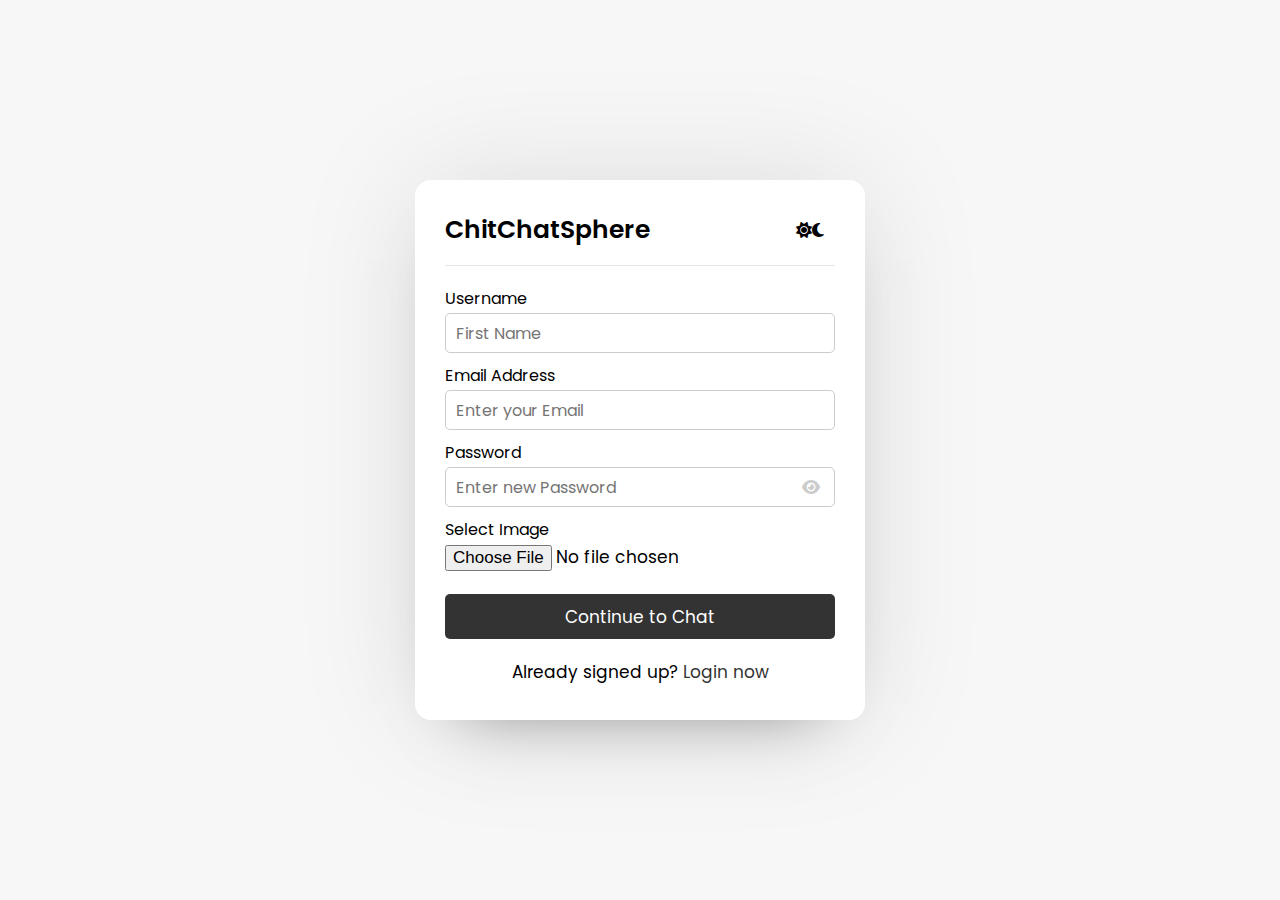
<file: index.html>
<!DOCTYPE html>
<html lang="en">
  <head>
    <meta charset="UTF-8" />
    <meta name="viewport" content="width=device-width, initial-scale=1.0" />
    <meta http-equiv="X-UA-Compatible" content="ie=edge" />
    <title>ChitChatSphere - A Chatting App</title>
    <link
      rel="stylesheet"
      href="https://cdnjs.cloudflare.com/ajax/libs/font-awesome/6.5.1/css/all.min.css"
    />
    <link rel="stylesheet" href="style.css" />
  </head>
  <body>
    <div class="wrapper">
      <section class="form signup">
        <header>
          <h1>ChitChatSphere</h1>
          <label id="dark-label">
            <input type="checkbox" id="dark-chk" />
            <i class="fa-solid fa-sun sun"></i>
            <i class="fa-solid fa-moon moon"></i>
            <span class="toggle"></span>
          </label>
        </header>
        <form action="#">
          <div class="error-txt">This is an error text!</div>
          <div class="field input">
            <label>Username</label>
            <input type="text" placeholder="First Name" />
          </div>
          <div class="field input">
            <label>Email Address</label>
            <input type="text" placeholder="Enter your Email" />
          </div>
          <div class="field input">
            <label>Password</label>
            <input type="password" placeholder="Enter new Password" />
            <i class="fa-solid fa-eye"></i>
          </div>
          <div class="field image">
            <label>Select Image</label>
            <input type="file" />
          </div>
          <div class="field button">
            <input type="submit" value="Continue to Chat" />
          </div>
        </form>
        <div class="link">Already signed up? <a href="#">Login now</a></div>
      </section>
    </div>
    <script src="JS/dark-mode.js"></script>
    <script src="JS/password-show.js"></script>
  </body>
</html>
</file>
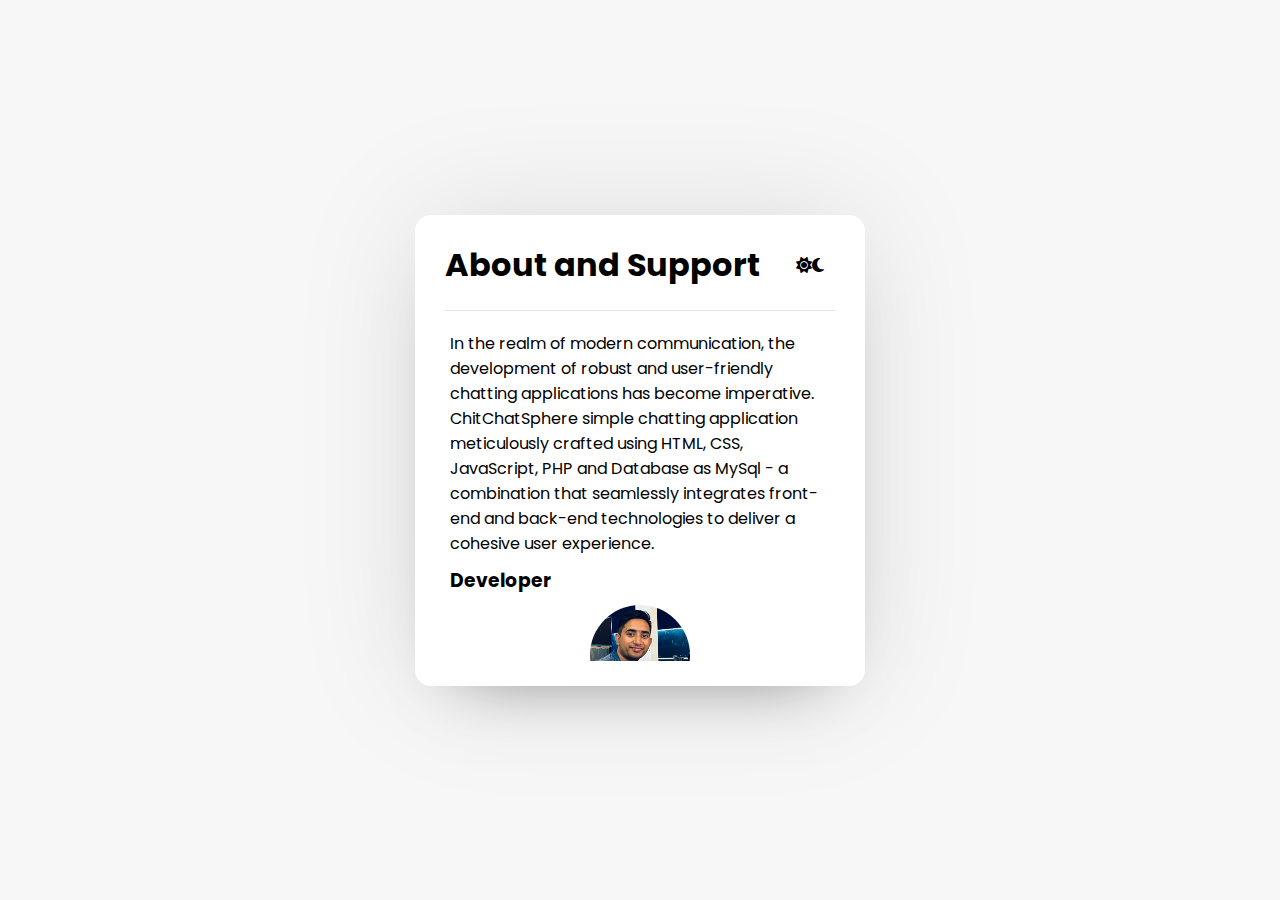
<file: about.html>
<!DOCTYPE html>
<html lang="en">
  <head>
    <meta charset="UTF-8" />
    <meta name="viewport" content="width=device-width, initial-scale=1.0" />
    <meta http-equiv="X-UA-Compatible" content="ie=edge" />
    <title>ChitChatSphere - A Chatting App</title>
    <link
      rel="stylesheet"
      href="https://cdnjs.cloudflare.com/ajax/libs/font-awesome/6.5.1/css/all.min.css"
    />
    <link rel="stylesheet" href="style.css" />
  </head>
  <body>
    <div class="wrapper">
      <section class="users">
        <header>
          <h1>About and Support</h1>
          <label id="dark-label">
            <input type="checkbox" id="dark-chk" />
            <i class="fa-solid fa-sun sun"></i>
            <i class="fa-solid fa-moon moon"></i>
            <span class="toggle"></span>
          </label>
        </header>
        <div class="about">
          <p>
            In the realm of modern communication, the development of robust and
            user-friendly chatting applications has become imperative.
            ChitChatSphere simple chatting application meticulously crafted
            using HTML, CSS, JavaScript, PHP and Database as MySql - a
            combination that seamlessly integrates front-end and back-end
            technologies to deliver a cohesive user experience.
          </p>
          <h3>Developer</h3>
          <div class="dev">
            <img src="images/img.jpg" alt="pic" />
            <h3>Rajat Gupta</h3>
            <p>
              This Web App is developed by Rajat Gupta. A BCA student in SIU,
              Pune. The inspiration for design and working of the App is from
              pinterest and multiple sources from youtube.
            </p>
          </div>
          <h3>
            The code for this App can be found
            <a
              href="https://github.com/NightShift0607/ChatApp-PHP"
              target="_blank"
              rel="noopener noreferrer"
              >here</a
            >
          </h3>
          <h3>
            You can contact me and ask for support through various platform
          </h3>
          <div class="contact">
            <img src="images/logo.png" alt="logo" />
            <a
              href="mailto:rajatgupta0607@gmail.com"
              target="_blank"
              rel="noopener noreferrer"
              ><i class="fa-solid fa-envelope"></i>
            </a>
            <a
              href="https://github.com/NightShift0607"
              target="_blank"
              rel="noopener noreferrer"
              ><i class="fa-brands fa-github"></i>
            </a>
            <a
              href="https://www.linkedin.com/in/rajat-gupta-716a5b28b/"
              target="_blank"
              rel="noopener noreferrer"
              ><i class="fa-brands fa-linkedin"></i>
            </a>
          </div>
        </div>
      </section>
    </div>
    <script src="JS/dark-mode.js"></script>
    <script src="JS/password-show.js"></script>
  </body>
</html>
</file>
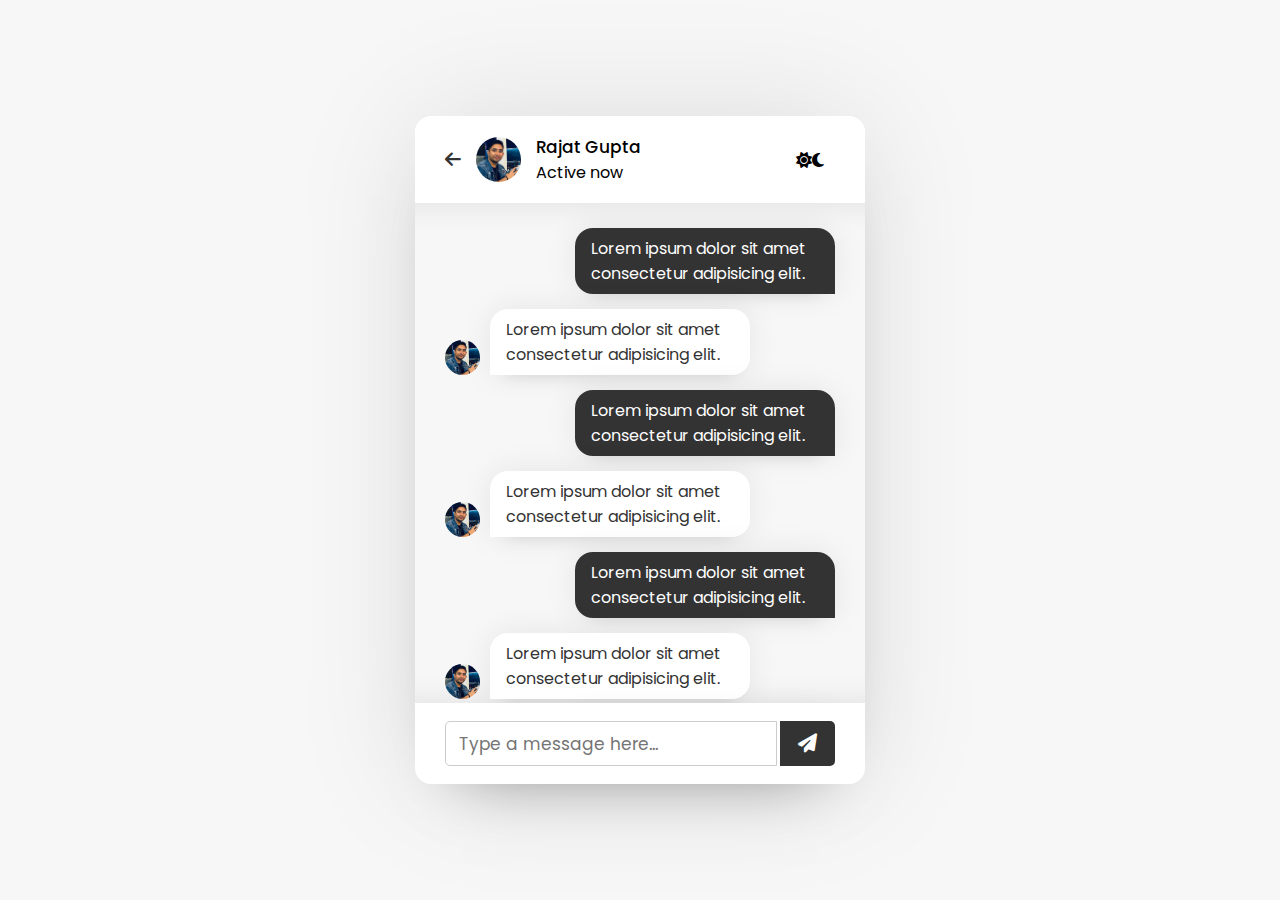
<file: chat.html>
<!DOCTYPE html>
<html lang="en">
  <head>
    <meta charset="UTF-8" />
    <meta name="viewport" content="width=device-width, initial-scale=1.0" />
    <meta http-equiv="X-UA-Compatible" content="ie=edge" />
    <title>ChitChatSphere - A Chatting App</title>
    <link
      rel="stylesheet"
      href="https://cdnjs.cloudflare.com/ajax/libs/font-awesome/6.5.1/css/all.min.css"
    />
    <link rel="stylesheet" href="style.css" />
  </head>
  <body>
    <div class="wrapper">
      <section class="chat-area">
        <header>
          <a href="#" class="back-icon"
            ><i class="fa-solid fa-arrow-left"></i
          ></a>
          <img src="images/img.jpg" alt="Profile" />
          <div class="details full">
            <span>Rajat Gupta</span>
            <p>Active now</p>
          </div>
          <label id="dark-label">
            <input type="checkbox" id="dark-chk" />
            <i class="fa-solid fa-sun sun"></i>
            <i class="fa-solid fa-moon moon"></i>
            <span class="toggle"></span>
          </label>
        </header>
        <div class="chat-box">
          <div class="chat outgoing">
            <div class="details">
              <p>Lorem ipsum dolor sit amet consectetur adipisicing elit.</p>
            </div>
          </div>
          <div class="chat incoming">
            <img src="images/img.jpg" alt="pic" />
            <div class="details">
              <p>Lorem ipsum dolor sit amet consectetur adipisicing elit.</p>
            </div>
          </div>
          <div class="chat outgoing">
            <div class="details">
              <p>Lorem ipsum dolor sit amet consectetur adipisicing elit.</p>
            </div>
          </div>
          <div class="chat incoming">
            <img src="images/img.jpg" alt="pic" />
            <div class="details">
              <p>Lorem ipsum dolor sit amet consectetur adipisicing elit.</p>
            </div>
          </div>
          <div class="chat outgoing">
            <div class="details">
              <p>Lorem ipsum dolor sit amet consectetur adipisicing elit.</p>
            </div>
          </div>
          <div class="chat incoming">
            <img src="images/img.jpg" alt="pic" />
            <div class="details">
              <p>Lorem ipsum dolor sit amet consectetur adipisicing elit.</p>
            </div>
          </div>
          <div class="chat outgoing">
            <div class="details">
              <p>Lorem ipsum dolor sit amet consectetur adipisicing elit.</p>
            </div>
          </div>
          <div class="chat incoming">
            <img src="images/img.jpg" alt="pic" />
            <div class="details">
              <p>Lorem ipsum dolor sit amet consectetur adipisicing elit.</p>
            </div>
          </div>
        </div>
        <form action="#" class="typing-area">
          <input type="text" placeholder="Type a message here..." />
          <button><i class="fa-solid fa-paper-plane"></i></button>
        </form>
      </section>
    </div>
    <script src="JS/dark-mode.js"></script>
  </body>
</html>
</file>
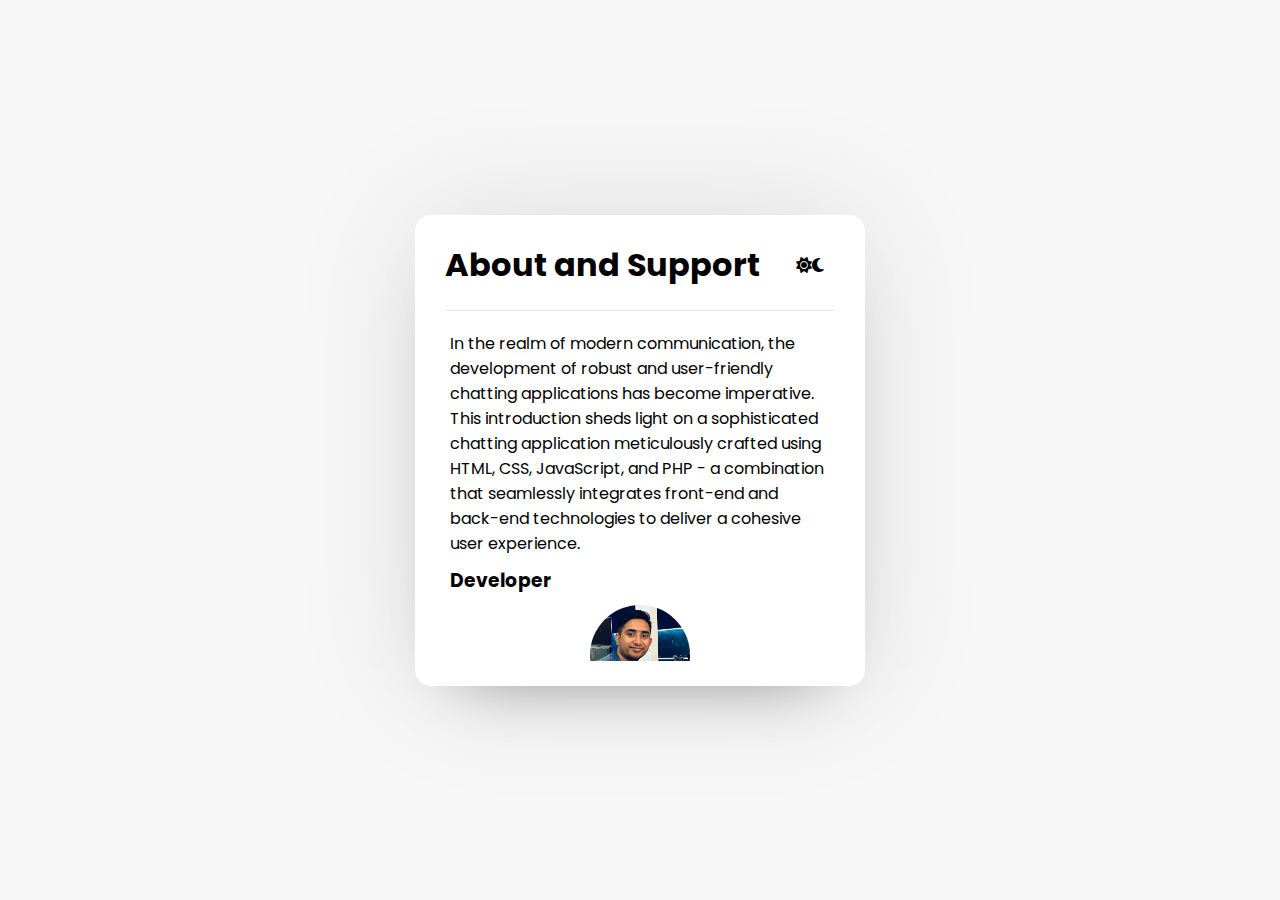
<file: developer.html>
<!DOCTYPE html>
<html lang="en">
  <head>
    <meta charset="UTF-8" />
    <meta name="viewport" content="width=device-width, initial-scale=1.0" />
    <meta http-equiv="X-UA-Compatible" content="ie=edge" />
    <title>Realtime ChatApp</title>
    <link
      rel="stylesheet"
      href="https://cdnjs.cloudflare.com/ajax/libs/font-awesome/6.5.1/css/all.min.css"
    />
    <link rel="stylesheet" href="style.css" />
  </head>
  <body>
    <div class="wrapper">
      <section class="users">
        <header>
          <h1>About and Support</h1>
          <label id="dark-label">
            <input type="checkbox" id="dark-chk" />
            <i class="fa-solid fa-sun sun"></i>
            <i class="fa-solid fa-moon moon"></i>
            <span class="toggle"></span>
          </label>
        </header>
        <div class="about">
          <p>
            In the realm of modern communication, the development of robust and
            user-friendly chatting applications has become imperative. This
            introduction sheds light on a sophisticated chatting application
            meticulously crafted using HTML, CSS, JavaScript, and PHP - a
            combination that seamlessly integrates front-end and back-end
            technologies to deliver a cohesive user experience.
          </p>
          <h3>Developer</h3>
          <div class="dev">
            <img src="images/img.jpg" alt="pic" />
            <h3>Rajat Gupta</h3>
            <p>
              This Web App is developed by Rajat Gupta. A BCA student in SIU,
              Pune. The inspiration for design and working of the App is from
              pinterest and multiple sources from youtube.
            </p>
          </div>
          <h3>
            The code for this App can be found
            <a
              href="https://github.com/NightShift0607/ChatApp-PHP"
              target="_blank"
              rel="noopener noreferrer"
              >here</a
            >
          </h3>
          <h3>
            You can contact me and ask for support through various platform
          </h3>
          <div class="contact">
            <img src="images/logo.png" alt="logo" />
            <a
              href="mailto:rajatgupta0607@gmail.com"
              target="_blank"
              rel="noopener noreferrer"
              ><i class="fa-solid fa-envelope"></i>
            </a>
            <a
              href="https://github.com/NightShift0607"
              target="_blank"
              rel="noopener noreferrer"
              ><i class="fa-brands fa-github"></i>
            </a>
            <a
              href="https://www.linkedin.com/in/rajat-gupta-716a5b28b/"
              target="_blank"
              rel="noopener noreferrer"
              ><i class="fa-brands fa-linkedin"></i>
            </a>
          </div>
        </div>
      </section>
    </div>
    <script src="JS/dark-mode.js"></script>
    <script src="JS/password-show.js"></script>
  </body>
</html>
</file>
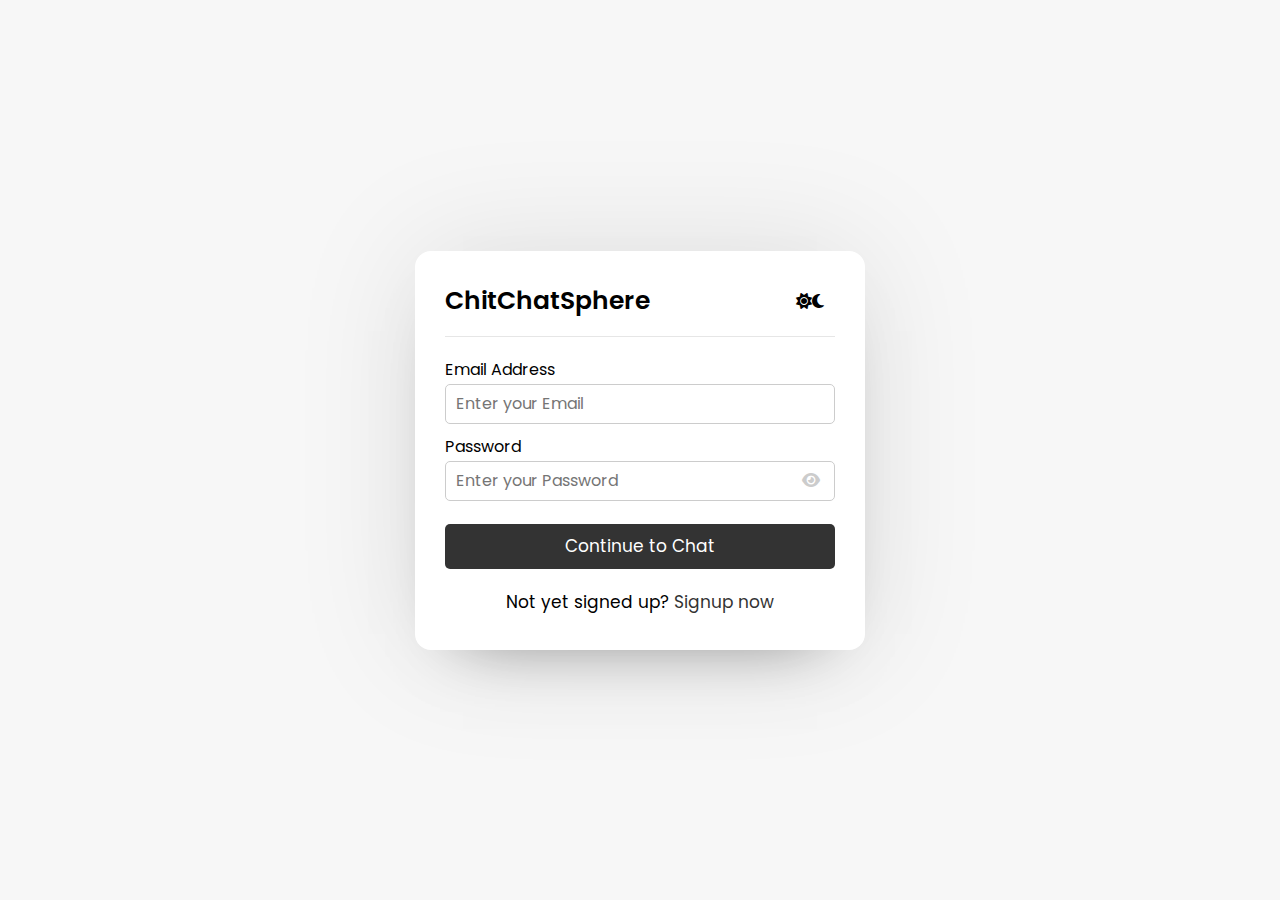
<file: login.html>
<!DOCTYPE html>
<html lang="en">
  <head>
    <meta charset="UTF-8" />
    <meta name="viewport" content="width=device-width, initial-scale=1.0" />
    <meta http-equiv="X-UA-Compatible" content="ie=edge" />
    <title>ChitChatSphere - A Chatting App</title>
    <link
      rel="stylesheet"
      href="https://cdnjs.cloudflare.com/ajax/libs/font-awesome/6.5.1/css/all.min.css"
    />
    <link rel="stylesheet" href="style.css" />
  </head>
  <body>
    <div class="wrapper">
      <section class="form login">
        <header>
          <h1>ChitChatSphere</h1>
          <label id="dark-label">
            <input type="checkbox" id="dark-chk" />
            <i class="fa-solid fa-sun sun"></i>
            <i class="fa-solid fa-moon moon"></i>
            <span class="toggle"></span>
          </label>
        </header>
        <form action="#">
          <div class="error-txt">This is an error text!</div>
          <div class="field input">
            <label>Email Address</label>
            <input type="text" placeholder="Enter your Email" />
          </div>
          <div class="field input">
            <label>Password</label>
            <input type="password" placeholder="Enter your Password" />
            <i class="fa-solid fa-eye"></i>
          </div>
          <div class="field button">
            <input type="submit" value="Continue to Chat" />
          </div>
        </form>
        <div class="link">Not yet signed up? <a href="#">Signup now</a></div>
      </section>
    </div>
    <script src="JS/dark-mode.js"></script>
    <script src="JS/password-show.js"></script>
  </body>
</html>
</file>
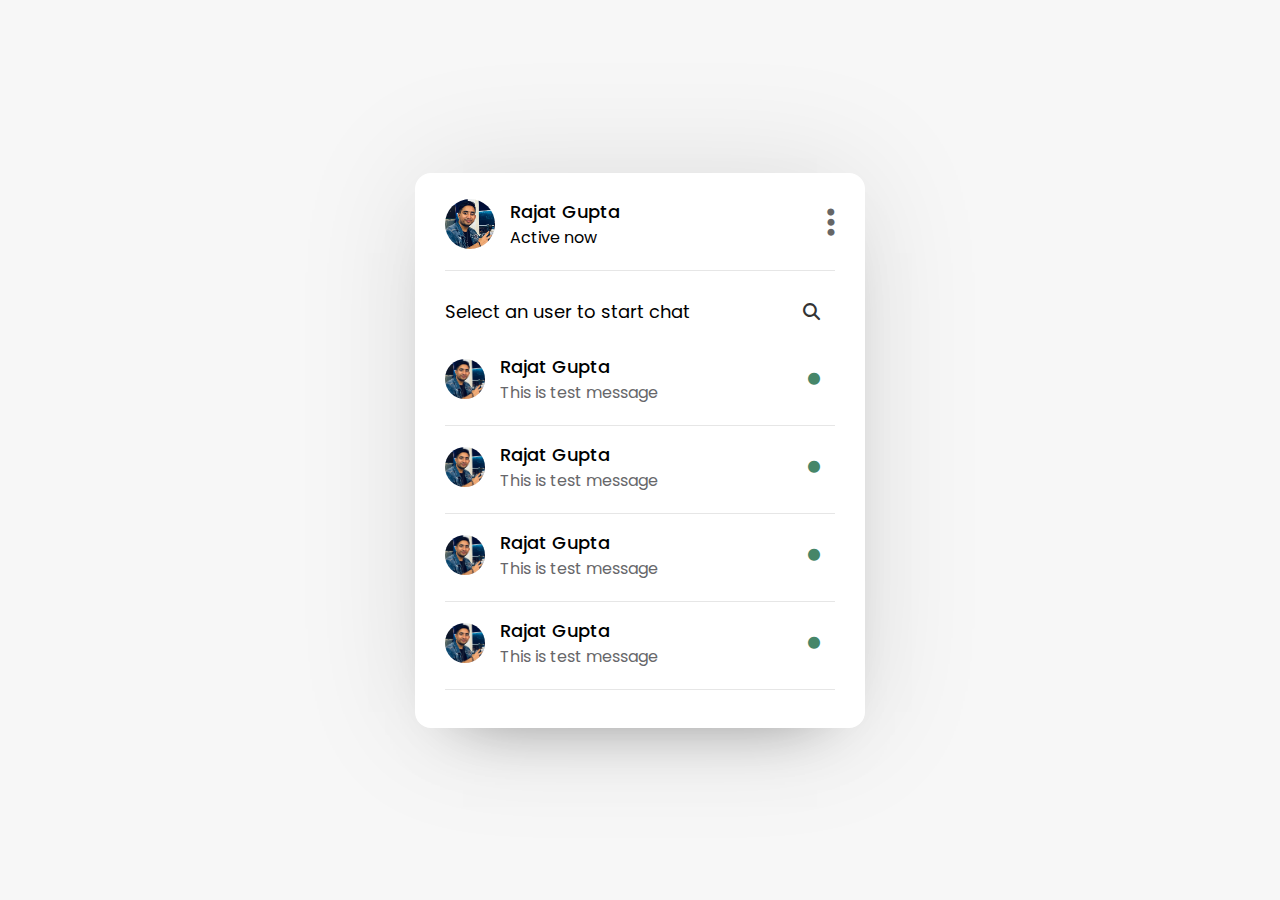
<file: users.html>
<!DOCTYPE html>
<html lang="en">
  <head>
    <meta charset="UTF-8" />
    <meta name="viewport" content="width=device-width, initial-scale=1.0" />
    <meta http-equiv="X-UA-Compatible" content="ie=edge" />
    <title>ChitChatSphere - A Chatting App</title>
    <link
      rel="stylesheet"
      href="https://cdnjs.cloudflare.com/ajax/libs/font-awesome/6.5.1/css/all.min.css"
    />
    <link rel="stylesheet" href="style.css" />
  </head>
  <body>
    <div class="wrapper">
      <section class="users">
        <header>
          <div class="content">
            <img src="images/img.jpg" alt="Profile" />
            <div class="details">
              <span>Rajat Gupta</span>
              <p>Active now</p>
            </div>
          </div>
          <div class="menu-wrap">
            <i class="fa-solid fa-ellipsis-vertical icon" id="icon"></i>
            <div class="submenu-wrap" id="submenu">
              <div class="submenu">
                <div class="dark-toggle">
                  <label id="dark-label" class="submenu-link">
                    <input type="checkbox" id="dark-chk" />
                    <i class="fa-solid fa-sun sun"></i>
                    <i class="fa-solid fa-moon moon"></i>
                  </label>
                  <label for="dark-chk" id="dark-txt">Dark Mode</label>
                </div>
                <a href="#" class="submenu-link">
                  <i class="fa-solid fa-gear"></i>
                  <p>Settings</p>
                </a>
                <a href="#" class="submenu-link">
                  <i class="fa-solid fa-circle-info"></i>
                  <p>About and Support</p>
                </a>
                <a href="#" class="submenu-link">
                  <i class="fa-solid fa-right-from-bracket"></i>
                  <p>logout</p>
                </a>
              </div>
            </div>
          </div>
        </header>
        <div class="search">
          <span class="text">Select an user to start chat</span>
          <input type="text" placeholder="Enter name to search..." />
          <button><i class="fa-solid fa-magnifying-glass"></i></button>
        </div>
        <div class="users-list">
          <a href="#">
            <div class="content">
              <img src="images/img.jpg" alt="" />
              <div class="details">
                <span>Rajat Gupta</span>
                <p>This is test message</p>
              </div>
            </div>
            <div class="status-dot"><i class="fa-solid fa-circle"></i></div>
          </a>
          <a href="#">
            <div class="content">
              <img src="images/img.jpg" alt="" />
              <div class="details">
                <span>Rajat Gupta</span>
                <p>This is test message</p>
              </div>
            </div>
            <div class="status-dot"><i class="fa-solid fa-circle"></i></div>
          </a>
          <a href="#">
            <div class="content">
              <img src="images/img.jpg" alt="" />
              <div class="details">
                <span>Rajat Gupta</span>
                <p>This is test message</p>
              </div>
            </div>
            <div class="status-dot"><i class="fa-solid fa-circle"></i></div>
          </a>
          <a href="#">
            <div class="content">
              <img src="images/img.jpg" alt="" />
              <div class="details">
                <span>Rajat Gupta</span>
                <p>This is test message</p>
              </div>
            </div>
            <div class="status-dot"><i class="fa-solid fa-circle"></i></div>
          </a>
          <a href="#">
            <div class="content">
              <img src="images/img.jpg" alt="" />
              <div class="details">
                <span>Rajat Gupta</span>
                <p>This is test message</p>
              </div>
            </div>
            <div class="status-dot"><i class="fa-solid fa-circle"></i></div>
          </a>
          <a href="#">
            <div class="content">
              <img src="images/img.jpg" alt="" />
              <div class="details">
                <span>Rajat Gupta</span>
                <p>This is test message</p>
              </div>
            </div>
            <div class="status-dot"><i class="fa-solid fa-circle"></i></div>
          </a>
        </div>
      </section>
    </div>
    <script src="JS/menu-toggle.js"></script>
    <script src="JS/dark-mode.js"></script>
    <script src="JS/searchbar-show.js"></script>
  </body>
</html>
</file>
<file: style.css>
@import url("https://fonts.googleapis.com/css2?family=Poppins:wght@200;300;400;500;600;700&display=swap");

* {
  margin: 0;
  padding: 0;
  box-sizing: border-box;
  text-decoration: none;
  font-family: "Poppins", sans-serif;
}

:root {
  --white-color-1: #f7f7f7;
  --white-color-2: #fff;
  --black-color-1: #333;
  --black-color-2: #000;
  --icon-color: #666;
  --menu-color: #aaa;
  --shadow-1: rgba(0, 0, 0, 0.1);
  --shadow-2: rgba(0, 0, 0, 0.5);
  --shadow-3: rgb(0 0 0 / 8%);
  --shadow-4: rgb(0 0 0 / 10%);
}

.dark-theme {
  --white-color-1: #000;
  --white-color-2: #333;
  --black-color-1: #fff;
  --black-color-2: #f7f7f7;
  --icon-color: #ccc;
  --menu-color: #777;
  --shadow-1: rgba(255, 255, 255, 0.1);
  --shadow-2: rgba(255, 255, 255, 0.2);
  --shadow-3: rgb(255 255 255 / 8%);
  --shadow-4: rgb(255 255 255 / 10%);
}

body {
  display: flex;
  align-items: center;
  justify-content: center;
  min-height: 100vh;
  background-color: var(--white-color-1);
  color: var(--black-color-2);
}

.wrapper {
  background-color: var(--white-color-2);
  box-shadow: 0 0 128px 0 var(--shadow-1), 0 32px 64px -48px var(--shadow-2);
  width: 450px;
  border-radius: 16px;
}

/* CSS Code for Signup/Login Form */

.form {
  padding: 25px 30px;
}

.form header {
  border-bottom: 1px solid #e6e6e6;
  padding-bottom: 10px;
  display: flex;
  align-items: center;
  width: 100%;
}

.form header h1 {
  font-size: 25px;
  font-weight: 600;
  flex-grow: 1;
}

.form form {
  margin: 20px 0;
}

.form .error-txt {
  color: #721c24;
  background-color: #f8d7da;
  padding: 8px 10px;
  text-align: center;
  border-radius: 5px;
  margin-bottom: 10px;
  border: 1px solid #f5c6cb;
  display: none;
}

.form form .field {
  display: flex;
  position: relative;
  flex-direction: column;
  margin-bottom: 10px;
}

.form form .field label {
  margin-bottom: 2px;
}

.form form .field input {
  outline: none;
}

.form form .input input {
  height: 40px;
  width: 100%;
  font-size: 16px;
  padding: 0 10px;
  border: 1px solid #ccc;
  border-radius: 5px;
}

.form form .image input {
  font-size: 17px;
}

.form form .button input {
  margin-top: 13px;
  height: 45px;
  border: none;
  font-size: 17px;
  font-weight: 400;
  background-color: var(--black-color-1);
  color: var(--white-color-2);
  cursor: pointer;
  border-radius: 5px;
}

.form form .field i {
  position: absolute;
  right: 15px;
  color: #ccc;
  top: 70%;
  transform: translateY(-50%);
  cursor: pointer;
}

.form form .field i.active::before {
  color: #333;
  content: "\f070";
}

.form .link {
  text-align: center;
  margin: 10px 0;
  font-size: 17px;
}

.form .link a {
  color: var(--black-color-1);
}

.form .link a:hover {
  text-decoration: underline;
}

/* CSS Code for Users List Page */

.users {
  padding: 25px 30px;
  position: relative;
}

.users header,
.users-list a {
  display: flex;
  align-items: center;
  padding-bottom: 20px;
  justify-content: space-between;
  border-bottom: 1px solid #e6e6e6;
}

.wrapper img {
  object-fit: cover;
  border-radius: 50%;
}

.users header .content,
.users-list a .content {
  display: flex;
  align-items: center;
}

.users header .content img {
  height: 50px;
  width: 50px;
}

.users header .details,
.users-list a .details {
  margin-left: 15px;
  color: var(--black-color-2);
}

.users header .details span,
.users-list a .details span {
  font-size: 18px;
  font-weight: 500;
}

.users header .menu-wrap {
  position: relative;
}

.users .icon {
  font-size: 2em;
  color: var(--icon-color);
  cursor: pointer;
}

.users header .submenu-wrap {
  position: absolute;
  right: -30px;
  width: 180px;
  z-index: 5;
  max-height: 0;
  overflow: hidden;
  transition: max-height 0.5s;
}

.users header .submenu-wrap.open-menu {
  max-height: 195px;
}

.users header .submenu {
  background-color: var(--menu-color);
  padding: 5px 0;
  margin: 10px;
  display: flex;
  flex-direction: column;
  align-items: flex-start;
  justify-content: center;
  border-radius: 8px;
}

.submenu-link {
  display: flex;
  align-items: center;
  color: var(--black-color-2);
  margin: 5px 0;
}

.submenu-link p {
  width: 100%;
  margin-left: 13px;
}

.submenu-link:hover p {
  font-weight: 600;
}

.submenu-link i {
  font-size: 20px;
}

.submenu-link i:not(.moon, .sun) {
  color: var(--icon-color);
  margin-left: 15px;
}

.users .search {
  margin: 20px 0;
  display: flex;
  align-items: center;
  justify-content: space-between;
  position: relative;
}

.users .search .text {
  font-size: 18px;
}

.users .search input {
  position: absolute;
  height: 42px;
  width: calc(100% - 50px);
  border: 1px solid #ccc;
  padding: 0 13px;
  font-size: 16px;
  border-radius: 5px 0 0 5px;
  outline: none;
  opacity: 0;
  pointer-events: none;
  transition: all 0.2s ease;
}

.users .search input.active {
  opacity: 1;
  pointer-events: auto;
}

.users .search button {
  width: 47px;
  height: 42px;
  border: none;
  outline: none;
  color: var(--black-color-1);
  background-color: var(--white-color-2);
  border-radius: 0 5px 5px 0;
  cursor: pointer;
  font-size: 17px;
  transition: all 0.2s ease;
}

.users .search button.active {
  color: var(--white-color-2);
  background-color: var(--black-color-1);
}

.users .search button.active i::before {
  content: "\f00d";
}

.users-list {
  max-height: 350px;
  overflow-y: auto;
}

.users-list::-webkit-scrollbar {
  width: 0px;
}

.users-list a {
  margin-bottom: 15px;
  page-break-after: 10px;
  padding-right: 15px;
}

.users-list a:last-child {
  border-bottom: none;
  margin-bottom: 0px;
}

.users-list a .content img {
  height: 40px;
  width: 40px;
}

.users-list a .content p {
  color: #67676a;
}

.users-list .status-dot {
  font-size: 12px;
  color: #468669;
}

/* Use this class name in php to show offline status */

.users-list .status-dot.offline {
  color: #ccc;
}

/* CSS Code for Chat Area Page */

.chat-area header {
  display: flex;
  align-items: center;
  padding: 18px 30px;
}

.back-icon {
  font-size: 18px;
  color: var(--black-color-1);
}

.chat-area header img {
  height: 45px;
  width: 45px;
  margin: 0 15px;
}

.chat-area header span {
  font-size: 17px;
  font-weight: 500;
}

.chat-area header .full {
  flex-grow: 1;
}

.chat-box {
  height: 500px;
  overflow-y: auto;
  background-color: var(--white-color-1);
  padding: 10px 30px 20px 30px;
  box-shadow: inset 0 32px 32px -32px var(--shadow-1),
    inset 0 -32px 32px -32px var(--shadow-1);
}

.chat-box::-webkit-scrollbar {
  width: 0;
}

.chat-box .chat {
  margin: 15px 0;
}

.chat-box .chat p {
  word-wrap: break-word;
  padding: 8px 16px;
  box-shadow: 0 0 32px var(--shadow-3), 0 16px 16px -16px var(--shadow-4);
}

.chat-box .outgoing {
  display: flex;
}

.outgoing .details {
  margin-left: auto;
  max-width: calc(100% - 130px);
}

.outgoing .details p {
  background-color: var(--black-color-1);
  color: var(--white-color-2);
  border-radius: 18px 18px 0 18px;
}

.chat-box .incoming {
  display: flex;
  align-items: flex-end;
}

.chat-box .incoming img {
  height: 35px;
  width: 35px;
}

.incoming .details {
  margin-left: 10px;
  margin-right: auto;
  max-width: calc(100% - 130px);
}

.incoming .details p {
  color: var(--black-color-1);
  background-color: var(--white-color-2);
  border-radius: 18px 18px 18px 0;
}

.chat-area .typing-area {
  padding: 18px 30px;
  display: flex;
  justify-content: space-between;
}

.typing-area input {
  height: 45px;
  width: calc(100% - 58px);
  font-size: 17px;
  border: 1px solid #ccc;
  padding: 0 13px;
  border-radius: 5px 0 0 5px;
  outline: none;
}

.typing-area button {
  width: 55px;
  border: none;
  outline: none;
  border-radius: 0 5px 5px 0;
  background-color: var(--black-color-1);
  color: var(--white-color-2);
  font-size: 19px;
  cursor: pointer;
}

/* CSS for About and Support page */

.users .about {
  max-height: 350px;
  overflow-y: auto;
  padding: 20px 5px;
}

.users .about::-webkit-scrollbar {
  width: 0;
}

.users .about p,
.users .about h3 {
  margin-bottom: 10px;
}

.users .about .dev {
  display: flex;
  flex-direction: column;
  align-items: center;
  justify-content: center;
}

.users .about .dev img {
  width: 100px;
  height: 100px;
  margin-bottom: 10px;
}

.users .about a {
  color: var(--icon-color);
}

.users .about h3 > a:hover {
  text-decoration: underline;
}

.users .about .contact {
  display: flex;
  align-items: center;
  justify-content: space-evenly;
}

.users .about .contact img {
  width: 40px;
  height: 40px;
  cursor: pointer;
}

.users .about .contact img:hover {
  content: url("images/logo2.png");
}

.users .about .contact a {
  font-size: 30px;
}

/* CSS for Settings page */

.settings {
  max-height: 513px;
  overflow-y: auto;
}

.settings::-webkit-scrollbar {
  width: 0;
}

.settings .back-icon {
  margin-right: 10px;
}

.settings form .field #showPass {
  position: absolute;
  right: 15px;
  color: #ccc;
  top: 70%;
  transform: translateY(-100%);
  cursor: pointer;
}

.settings form .hide {
  max-height: 0;
  overflow: hidden;
  transition: max-height 0.3s ease;
}

.settings form .unhide {
  max-height: 70px;
}

.settings form .save {
  width: 180px;
  margin: auto;
}

/* Dark Mode CSS */

#dark-txt {
  cursor: pointer;
}

.users .submenu .dark-toggle {
  display: flex;
  align-items: center;
  margin-bottom: -12px;
}

#dark-txt:hover {
  font-weight: 600;
}

#dark-label {
  height: 50px;
  width: 50px;
  border-radius: 50%;
  cursor: pointer;
  display: flex;
  justify-content: center;
  align-items: center;
}

#dark-chk {
  position: absolute;
  opacity: 0;
}

#delete {
  margin-top: 13px;
  height: 45px;
  border: none;
  font-size: 17px;
  font-weight: 400;
  color: var(--white-color-2);
  cursor: pointer;
  border-radius: 5px;
  width: 100%;
  background-color: #d61b2d;
}

/* CSS for landing page */

#landing-heading {
  text-align: center;
  font-size: 2rem;
}

#chit {
  display: block;
  font-size: 3rem;
}

#create-btn {
  margin-top: 2rem;
  font-weight: 400;
  background-color: var(--black-color-1);
  color: var(--white-color-2);
  border-radius: 5px;
  padding: 10px;
  text-align: center;
  font-size: 17px;
}

#or-container {
  display: flex;
  align-items: center;
  justify-content: center;
  margin: 5px 0;
}

#or::before {
  content: "-- ";
}

#or {
  font-size: 18px;
}

#or::after {
  content: " --";
}

#log-btn {
  font-weight: 400;
  background-color: var(--black-color-1);
  color: var(--white-color-2);
  border-radius: 5px;
  padding: 10px;
  text-align: center;
  font-size: 17px;
}

#para {
  text-align: center;
  margin-top: 1rem;
  font-weight: 500;
  font-size: 20px;
}

/* Loading Animation */

.loader-overlay {
  position: absolute;
  top: 0;
  left: 0;
  bottom: 0;
  right: 0;
  background-color: var(--white-color-2);
  border-radius: 16px;
  display: flex;
  justify-content: center;
  align-items: center;
  z-index: 100;
}

.lds-roller,
.lds-roller div,
.lds-roller div:after {
  box-sizing: border-box;
}

.lds-roller {
  display: inline-block;
  position: relative;
  width: 80px;
  height: 80px;
}

.lds-roller div {
  animation: lds-roller 1.2s cubic-bezier(0.5, 0, 0.5, 1) infinite;
  transform-origin: 40px 40px;
}

.lds-roller div:after {
  content: " ";
  display: block;
  position: absolute;
  width: 7.2px;
  height: 7.2px;
  border-radius: 50%;
  background: currentColor;
  margin: -3.6px 0 0 -3.6px;
}

.lds-roller div:nth-child(1) {
  animation-delay: -0.036s;
}

.lds-roller div:nth-child(1):after {
  top: 62.62742px;
  left: 62.62742px;
}

.lds-roller div:nth-child(2) {
  animation-delay: -0.072s;
}

.lds-roller div:nth-child(2):after {
  top: 67.71281px;
  left: 56px;
}

.lds-roller div:nth-child(3) {
  animation-delay: -0.108s;
}

.lds-roller div:nth-child(3):after {
  top: 70.90963px;
  left: 48.28221px;
}

.lds-roller div:nth-child(4) {
  animation-delay: -0.144s;
}

.lds-roller div:nth-child(4):after {
  top: 72px;
  left: 40px;
}

.lds-roller div:nth-child(5) {
  animation-delay: -0.18s;
}

.lds-roller div:nth-child(5):after {
  top: 70.90963px;
  left: 31.71779px;
}

.lds-roller div:nth-child(6) {
  animation-delay: -0.216s;
}

.lds-roller div:nth-child(6):after {
  top: 67.71281px;
  left: 24px;
}

.lds-roller div:nth-child(7) {
  animation-delay: -0.252s;
}

.lds-roller div:nth-child(7):after {
  top: 62.62742px;
  left: 17.37258px;
}

.lds-roller div:nth-child(8) {
  animation-delay: -0.288s;
}

.lds-roller div:nth-child(8):after {
  top: 56px;
  left: 12.28719px;
}

@keyframes lds-roller {
  0% {
    transform: rotate(0deg);
  }
  100% {
    transform: rotate(360deg);
  }
}

@media screen and (max-width: 450px) {
  .wrapper {
    transform: scale(0.85);
  }
}

@media screen and (max-width: 380px) {
  .wrapper {
    transform: scale(0.8);
  }
}
</file>
